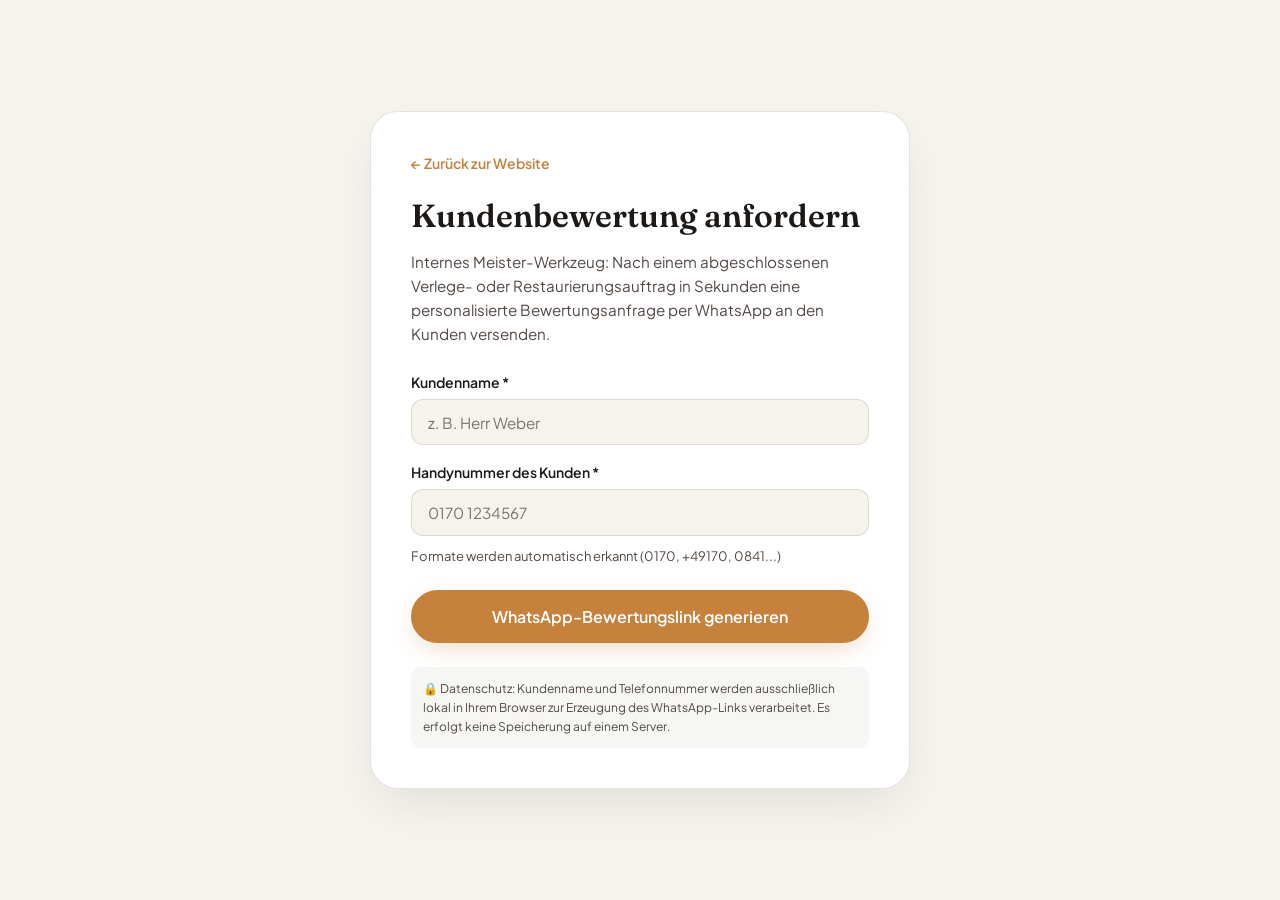
<file: bewertung.html>
<!DOCTYPE html>
<html lang="de" data-theme="light">
<head>
  <meta charset="UTF-8">
  <meta name="viewport" content="width=device-width, initial-scale=1.0">
  <title>Bewertungs-Tool – Bodenpark Engelhardt</title>
  <meta name="robots" content="noindex, nofollow">
  <link rel="icon" type="image/svg+xml" href="favicon.svg">
  <link rel="stylesheet" href="style.css">
  <link href="https://fonts.googleapis.com/css2?family=Fraunces:wght@600;700&family=Plus+Jakarta+Sans:wght@400;500;600;700&display=swap" rel="stylesheet">
</head>
<body>
  <main class="bewertung-container">
    <div class="bewertung-card">
      <div style="display:flex;align-items:center;gap:0.75rem;margin-bottom:var(--sp-4)">
        <a href="/" style="text-decoration:none;color:var(--sc-accent);font-weight:600;font-size:0.875rem">
          &larr; Zurück zur Website
        </a>
      </div>

      <h1>Kundenbewertung anfordern</h1>
      <p class="bewertung-subtitle">
        Internes Meister-Werkzeug: Nach einem abgeschlossenen Verlege- oder Restaurierungsauftrag in Sekunden eine personalisierte Bewertungsanfrage per WhatsApp an den Kunden versenden.
      </p>

      <form id="bewertungForm">
        <div class="form-field">
          <label for="bKundenname">Kundenname *</label>
          <input type="text" id="bKundenname" name="kundenname" class="form-input"
                 placeholder="z. B. Herr Weber" required autocomplete="name">
        </div>

        <div class="form-field" style="margin-top:var(--sp-4)">
          <label for="bTelefon">Handynummer des Kunden *</label>
          <input type="tel" id="bTelefon" name="telefon" class="form-input"
                 placeholder="0170 1234567" required autocomplete="tel" inputmode="tel">
          <small style="color:var(--sc-ink-muted);font-size:.8125rem;margin-top:.25rem;display:block">
            Formate werden automatisch erkannt (0170, +49170, 0841...)
          </small>
        </div>

        <div style="margin-top:var(--sp-6)">
          <button type="submit" class="btn-cta" style="width:100%">
            WhatsApp-Bewertungslink generieren
          </button>
        </div>
      </form>

      <!-- Ergebnis-Bereich -->
      <div id="bewertungResult" class="bewertung-result">
        <p style="font-weight:600;color:var(--sc-ink);margin:0 0 var(--sp-3)">
          Ihre personalisierte Meister-Nachricht ist bereit:
        </p>
        <div class="bewertung-actions">
          <a id="bewertungWaLink" href="#" target="_blank" rel="noopener noreferrer" class="btn-cta">
            In WhatsApp öffnen
          </a>
          <button type="button" id="bewertungCopyBtn" class="btn-secondary">
            Link kopieren
          </button>
        </div>
      </div>

      <!-- DSGVO-Hinweis -->
      <div class="bewertung-dsgvo">
        🔒 Datenschutz: Kundenname und Telefonnummer werden ausschließlich lokal in Ihrem Browser zur Erzeugung des WhatsApp-Links verarbeitet. Es erfolgt keine Speicherung auf einem Server.
      </div>
    </div>
  </main>
  <script src="assets/js/bewertung.js" defer></script>
</body>
</html>
</file>
<file: style.css>
/* ================================================================
   BODENPARK ENGELHARDT – DESIGN SYSTEM & STYLESHEET
   Meisterbetrieb für Parkett & Naturböden · Ingolstadt
   Awwwards & Agency Level · Mobile-First Guaranteed (375px–1440px)
   ================================================================ */

/* === CSS CUSTOM PROPERTIES (DNA-PALETTE) === */
:root {
  /* Brand Farbtöne aus der regionalen Geologie & Werkstoffkunde */
  --sc-canvas: #F6F3ED;        /* Altmühltaler Jurakalk-Weiß */
  --sc-surface: #FFFFFF;       /* Reine Werkstoff-Fläche */
  --sc-surface-card: #FFFFFF;
  --sc-surface-warm: #EFECE4;  /* Abgetönter Eichenfond */
  --sc-ink: #1D1917;           /* Tief pigmentierte Räuchereiche (14.8:1 Kontrast) */
  --sc-ink-muted: #524944;     /* Getöntes Schieferbraun (6.2:1 Kontrast) */
  --sc-accent: #C6813D;        /* Kaltgepresstes Leinöl / Bernstein (WCAG AA konform) */
  --sc-accent-hover: #A8692B;  /* Bernstein abgedunkelt */
  --sc-accent-subtle: rgba(198, 129, 61, 0.12);
  --sc-steel: #383E42;         /* Gehärteter Werkzeugstahl */
  --sc-border: rgba(29, 25, 23, 0.12); /* 1px-Schattenfugenlinie */
  --sc-border-strong: rgba(29, 25, 23, 0.24);

  /* Typografie */
  --font-display: 'Fraunces', Georgia, serif;
  --font-body: 'Plus Jakarta Sans', system-ui, -apple-system, sans-serif;

  /* Fluid Type Scale (clamp - Mobile First) */
  --text-hero: clamp(2.0rem, 5.5vw + 0.5rem, 5.5rem);
  --text-h2: clamp(1.85rem, 4vw, 3.25rem);
  --text-h3: clamp(1.2rem, 2.2vw, 1.75rem);
  --text-body: clamp(0.9375rem, 0.9rem + 0.2vw, 1.0625rem);
  --text-small: clamp(0.8125rem, 0.8rem + 0.05vw, 0.875rem);

  /* Spacing Rhythmus (4px Basis) */
  --sp-1: 0.25rem;
  --sp-2: 0.5rem;
  --sp-3: 0.75rem;
  --sp-4: 1rem;
  --sp-6: 1.5rem;
  --sp-8: 2rem;
  --sp-12: 3rem;
  --sp-16: 4rem;
  --sp-24: 6rem;
  --sp-32: 8rem;

  /* Emil Kowalski Craft Motion Tokens */
  --ease-out-expo: cubic-bezier(0.16, 1, 0.3, 1);
  --ease-out-spring: cubic-bezier(0.34, 1.56, 0.64, 1);
  --duration-micro: 180ms;
  --duration-ui: 240ms;
}

/* === RESET & BOX MODEL === */
html {
  box-sizing: border-box;
  scroll-behavior: auto !important; /* Lenis-Synchronisation (kein stotternder Konflikt!) */
  font-size: 16px;
  -webkit-font-smoothing: antialiased;
  -moz-osx-font-smoothing: grayscale;
}

*, *::before, *::after {
  box-sizing: inherit;
}

body {
  margin: 0;
  padding: 0;
  background-color: var(--sc-canvas);
  color: var(--sc-ink);
  font-family: var(--font-body);
  font-size: var(--text-body);
  line-height: 1.6;
  overflow-x: hidden;
  position: relative;
}

main {
  overflow-x: clip; /* Horizontales Ausbrechen physikalisch unterbunden */
}

/* === NATIVE PERFORMANCE OPTIMIERUNG (content-visibility) === */
section:not(#hero) {
  content-visibility: auto;
  contain-intrinsic-size: auto 650px;
}

/* === BILDER & MEDIEN === */
img, svg {
  max-width: 100%;
  height: auto;
  display: block;
}

/* === TYPOGRAFIE & HEADLINES (clamp mit vw - HARTER GUARD) === */
h1, h2, h3, h4 {
  font-family: var(--font-display);
  font-weight: 600;
  color: var(--sc-ink);
  margin-top: 0;
  text-wrap: balance;
}

.statement-headline, .hero-title, h1.fluid-display {
  font-size: clamp(1.85rem, 5vw + 0.5rem, 5.2rem);
  line-height: 1.05;
  letter-spacing: -0.03em;
  word-break: break-word;
  overflow-wrap: break-word;
  color: var(--sc-ink);
}

@media (min-width: 1024px) {
  .statement-headline, .hero-title, h1.fluid-display {
    font-size: clamp(3.4rem, 6.5vw, 6.2rem);
    line-height: 1.02;
  }
}

.section-eyebrow, .hero-eyebrow {
  font-family: var(--font-body);
  font-size: 0.75rem;
  letter-spacing: 0.2em;
  font-weight: 700;
  text-transform: uppercase;
  color: var(--sc-accent);
  margin-bottom: var(--sp-2);
  display: inline-block;
}

.section-title {
  font-size: var(--text-h2);
  line-height: 1.12;
  letter-spacing: -0.02em;
  margin-bottom: var(--sp-4);
}

.section-subtitle {
  font-size: clamp(1rem, 1.2vw, 1.2rem);
  color: var(--sc-ink-muted);
  max-width: 65ch;
  margin: 0 auto var(--sp-8);
}

p {
  margin-top: 0;
  margin-bottom: var(--sp-4);
  max-width: 65ch;
}

/* === VERCEL GUIDELINES: FOCUS-VISIBLE === */
:focus-visible {
  outline: 2px solid var(--sc-accent) !important;
  outline-offset: 3px !important;
  border-radius: 4px;
}

/* === SKIP-LINK (WCAG 2.4.1) === */
.skip-link {
  position: absolute;
  top: -100px;
  left: 1rem;
  background: var(--sc-ink);
  color: #fff;
  padding: 0.75rem 1.25rem;
  border-radius: 0.5rem;
  z-index: 9999;
  font-weight: 600;
  text-decoration: none;
  transition: top var(--duration-micro) var(--ease-out-expo);
}
.skip-link:focus {
  top: 1rem;
}

/* === FULL-CANVAS CONTAINER (max-width 1440px) === */
.container {
  width: 100%;
  max-width: 1440px;
  margin-left: auto;
  margin-right: auto;
  padding-left: clamp(1.25rem, 3.5vw, 3.5rem);
  padding-right: clamp(1.25rem, 3.5vw, 3.5rem);
}

/* === DIE SCHATTENFUGE (1px-Rasterung) === */
.schattenfuge-divider {
  width: 100%;
  height: 1px;
  background: var(--sc-border);
  transform-origin: left center;
  margin: var(--sp-12) 0;
}

/* === SITE HEADER & NAVIGATION (ANTI-COLLAPSE) === */
.site-header {
  position: fixed;
  top: 0;
  left: 0;
  width: 100%;
  z-index: 1000;
  background: rgba(246, 243, 237, 0.88);
  backdrop-filter: blur(16px);
  -webkit-backdrop-filter: blur(16px);
  border-bottom: 1px solid var(--sc-border);
  transition: background-color var(--duration-ui) ease, box-shadow var(--duration-ui) ease;
}

.site-header.scrolled {
  background: rgba(246, 243, 237, 0.96);
  box-shadow: 0 4px 20px -4px rgba(29, 25, 23, 0.08);
}

.header-container {
  display: flex;
  align-items: center;
  justify-content: space-between;
  height: 76px;
  gap: var(--sp-4);
}

.brand-signet {
  display: flex;
  align-items: center;
  gap: 0.75rem;
  text-decoration: none;
  color: var(--sc-ink);
  flex-shrink: 0;
}

.brand-crest {
  display: flex;
  align-items: center;
  justify-content: center;
  width: 42px;
  height: 42px;
  border-radius: 10px;
  background: var(--sc-surface);
  border: 1px solid var(--sc-border);
  box-shadow: 0 2px 8px -2px rgba(29, 25, 23, 0.1);
}

.brand-text {
  display: flex;
  flex-direction: column;
}

.brand-name {
  font-family: var(--font-display);
  font-weight: 700;
  font-size: 1.125rem;
  letter-spacing: -0.02em;
  line-height: 1.15;
}

.brand-tag {
  font-size: 0.75rem;
  color: var(--sc-accent);
  font-weight: 600;
  letter-spacing: 0.04em;
  text-transform: uppercase;
}

.desktop-nav {
  display: none;
}

.nav-links {
  display: flex;
  align-items: center;
  gap: var(--sp-6);
  list-style: none;
  margin: 0;
  padding: 0;
  white-space: nowrap;
}

.nav-links a {
  text-decoration: none;
  color: var(--sc-ink);
  font-size: 0.9375rem;
  font-weight: 500;
  position: relative;
  padding-bottom: 4px;
  transition: color var(--duration-micro) ease;
}

.nav-links a::after {
  content: '';
  position: absolute;
  bottom: 0;
  left: 50%;
  width: 0;
  height: 2px;
  background: var(--sc-accent);
  transition: width var(--duration-ui) var(--ease-out-expo), left var(--duration-ui) var(--ease-out-expo);
  border-radius: 2px;
}

@media (hover: hover) and (pointer: fine) {
  .nav-links a:hover {
    color: var(--sc-accent);
  }
  .nav-links a:hover::after {
    width: 100%;
    left: 0;
  }
}

.header-actions {
  display: flex;
  align-items: center;
  gap: var(--sp-3);
  flex-shrink: 0;
}

.btn-header-cta {
  display: none;
  align-items: center;
  gap: 0.5rem;
  background: var(--sc-ink);
  color: #fff;
  text-decoration: none;
  font-size: 0.875rem;
  font-weight: 600;
  padding: 0.6rem 1.15rem;
  border-radius: 9999px;
  transition: background-color var(--duration-micro) ease, transform var(--duration-micro) var(--ease-out-expo);
}

.btn-header-cta:hover {
  background: var(--sc-accent);
  transform: translateY(-1px);
}

/* Breakpoint 1024px für Header-Safety */
@media (min-width: 1024px) {
  .desktop-nav { display: block; }
  .btn-header-cta { display: inline-flex; }
  .hamburger { display: none; }
}

/* Hamburger Button */
.hamburger {
  display: flex;
  flex-direction: column;
  justify-content: center;
  gap: 6px;
  width: 44px;
  height: 44px;
  background: transparent;
  border: 1px solid var(--sc-border);
  border-radius: 8px;
  padding: 10px;
  cursor: pointer;
  z-index: 1001;
}

.hamburger-bar {
  width: 100%;
  height: 2px;
  background-color: var(--sc-ink);
  border-radius: 2px;
  transition: transform var(--duration-ui) var(--ease-out-expo), opacity var(--duration-micro) ease;
}

/* Mobile Menu */
.mobile-menu {
  position: fixed;
  top: 0;
  left: 0;
  width: 100%;
  height: 100dvh;
  background: var(--sc-canvas);
  z-index: 999;
  padding: 6rem 1.5rem 2rem;
  display: none;
  flex-direction: column;
  justify-content: space-between;
  overflow-y: auto;
}

.mobile-menu.is-open {
  display: flex;
}

.mobile-badge {
  display: inline-block;
  font-size: 0.75rem;
  font-weight: 700;
  letter-spacing: 0.12em;
  text-transform: uppercase;
  color: var(--sc-accent);
  padding: 0.35rem 0.75rem;
  background: var(--sc-surface);
  border: 1px solid var(--sc-border);
  border-radius: 9999px;
  margin-bottom: var(--sp-4);
}

.mobile-nav-links {
  list-style: none;
  margin: 0;
  padding: 0;
  display: flex;
  flex-direction: column;
  gap: var(--sp-3);
}

.mobile-nav-item {
  font-family: var(--font-display);
  font-size: 1.5rem;
  font-weight: 600;
  color: var(--sc-ink);
  text-decoration: none;
  display: block;
  padding: 0.5rem 0;
  border-bottom: 1px solid var(--sc-border);
}

.mobile-menu-footer {
  margin-top: var(--sp-6);
  padding-top: var(--sp-4);
  border-top: 1px solid var(--sc-border);
}

.mobile-tel-link {
  font-size: 1.25rem;
  font-weight: 700;
  color: var(--sc-accent);
  text-decoration: none;
  display: block;
  margin-top: 0.25rem;
}

/* === BUTTONS & CTAs === */
.btn-cta, .btn-primary, .btn-secondary {
  display: inline-flex;
  align-items: center;
  justify-content: center;
  gap: 0.6rem;
  font-family: var(--font-body);
  font-weight: 600;
  font-size: 1rem;
  padding: 0.85rem 1.75rem;
  border-radius: 9999px;
  text-decoration: none;
  cursor: pointer;
  max-width: 100%;
  white-space: normal;
  word-break: break-word;
  min-height: 48px;
  transition: transform var(--duration-micro) var(--ease-out-expo),
              background-color var(--duration-micro) ease,
              border-color var(--duration-micro) ease,
              box-shadow var(--duration-micro) var(--ease-out-expo);
}

.btn-primary, .btn-cta {
  background: var(--sc-accent);
  color: #FFFFFF;
  border: 2px solid var(--sc-accent);
  box-shadow: 0 8px 24px -6px rgba(198, 129, 61, 0.35);
}

.btn-secondary {
  background: transparent;
  color: var(--sc-ink);
  border: 2px solid var(--sc-border-strong);
}

@media (hover: hover) and (pointer: fine) {
  .btn-primary:hover, .btn-cta:hover {
    background: var(--sc-accent-hover);
    border-color: var(--sc-accent-hover);
    transform: translateY(-2px);
    box-shadow: 0 12px 28px -6px rgba(198, 129, 61, 0.45);
  }
  .btn-secondary:hover {
    border-color: var(--sc-ink);
    background: rgba(29, 25, 23, 0.04);
    transform: translateY(-2px);
  }
}

.btn-primary:active, .btn-secondary:active, .btn-cta:active {
  transform: scale(0.98);
}

/* === HERO SECTION (ASYMMETRISCHER 7:5-FUGENSCHNITT) === */
.hero-section {
  padding-top: calc(76px + clamp(2.5rem, 6vw, 5rem));
  padding-bottom: clamp(2.5rem, 5vw, 4rem);
  position: relative;
}

.hero-container {
  display: grid;
  grid-template-columns: 1fr;
  gap: var(--sp-8);
  align-items: center;
}

@media (min-width: 1024px) {
  .hero-container {
    grid-template-columns: 1.25fr 0.95fr; /* 7:5 Rhythmus */
    gap: var(--sp-12);
  }
}

.hero-meta-badge {
  display: inline-flex;
  align-items: center;
  gap: 0.5rem;
  background: var(--sc-surface);
  border: 1px solid var(--sc-border);
  padding: 0.4rem 0.9rem;
  border-radius: 9999px;
  box-shadow: 0 2px 8px -2px rgba(29, 25, 23, 0.06);
  margin-bottom: var(--sp-3);
}

.gold-seal {
  color: #DE9B53;
  font-size: 1rem;
}

.hero-greeting {
  font-size: 0.9375rem;
  font-weight: 600;
  color: var(--sc-ink-muted);
  margin-bottom: var(--sp-2);
}

.hero-subline {
  font-size: clamp(1.05rem, 1.3vw, 1.25rem);
  color: var(--sc-ink-muted);
  line-height: 1.6;
  margin-top: var(--sp-4);
  margin-bottom: var(--sp-8);
}

.hero-cta-group {
  display: flex;
  flex-wrap: wrap;
  gap: var(--sp-4);
  margin-bottom: var(--sp-8);
}

.hero-proof-bar {
  display: flex;
  flex-wrap: wrap;
  align-items: center;
  gap: var(--sp-4);
  padding-top: var(--sp-6);
  border-top: 1px solid var(--sc-border);
}

.proof-item {
  display: flex;
  flex-direction: column;
}

.stars-row {
  display: flex;
  align-items: center;
  gap: 2px;
  color: #DE9B53;
  font-size: 1.1rem;
}

.rating-val {
  font-weight: 700;
  color: var(--sc-ink);
  font-size: 0.95rem;
  margin-left: 0.35rem;
}

.proof-highlight {
  font-family: var(--font-display);
  font-weight: 700;
  font-size: 1rem;
  color: var(--sc-ink);
}

.proof-label {
  font-size: 0.75rem;
  color: var(--sc-ink-muted);
}

.proof-divider {
  width: 1px;
  height: 28px;
  background: var(--sc-border);
  display: none;
}

@media (min-width: 640px) {
  .proof-divider { display: block; }
}

/* Hero Visual Column & 3D Stage */
.haptik-hero-card {
  position: relative;
  border-radius: 1.75rem;
  background: var(--sc-surface);
  border: 1px solid var(--sc-border);
  padding: 0.75rem;
  box-shadow: 0 24px 60px -16px rgba(29, 25, 23, 0.14);
  transform-style: preserve-3d;
}

.hero-image-wrap {
  position: relative;
  border-radius: 1.25rem;
  overflow: hidden;
  aspect-ratio: 4/3;
}

.hero-cover-img {
  width: 100%;
  height: 100%;
  object-fit: cover;
  transition: transform 0.6s var(--ease-out-expo);
}

.hero-image-scrim {
  position: absolute;
  inset: 0;
  background: linear-gradient(180deg, rgba(29,25,23,0) 60%, rgba(29,25,23,0.45) 100%);
  pointer-events: none;
}

.haptik-spec-badge {
  position: absolute;
  bottom: 1.5rem;
  left: 1.5rem;
  right: 1.5rem;
  background: rgba(255, 255, 255, 0.92);
  backdrop-filter: blur(12px);
  -webkit-backdrop-filter: blur(12px);
  border: 1px solid var(--sc-border);
  border-radius: 1rem;
  padding: 0.85rem 1.15rem;
  display: flex;
  flex-direction: column;
  gap: 0.3rem;
  box-shadow: 0 10px 30px -6px rgba(0,0,0,0.12);
  transform: translateZ(35px);
}

.spec-row {
  display: flex;
  justify-content: space-between;
  font-size: 0.75rem;
}

.spec-label {
  font-weight: 700;
  color: var(--sc-steel);
  letter-spacing: 0.05em;
}

.spec-val {
  color: var(--sc-ink);
  font-weight: 600;
}

.hero-origin-stamp {
  position: absolute;
  top: -1.5rem;
  right: -1.5rem;
  width: 90px;
  height: 90px;
  background: var(--sc-surface);
  border: 1px solid var(--sc-border);
  border-radius: 50%;
  display: flex;
  align-items: center;
  justify-content: center;
  box-shadow: 0 8px 24px -4px rgba(29, 25, 23, 0.15);
  transform: translateZ(45px);
}

.rotating-seal {
  width: 100%;
  height: 100%;
  animation: spin-slow 24s linear infinite;
}

@keyframes spin-slow {
  from { transform: rotate(0deg); }
  to { transform: rotate(360deg); }
}

.seal-center-initials {
  position: absolute;
  font-family: var(--font-display);
  font-weight: 700;
  font-size: 0.95rem;
  color: var(--sc-accent);
}

/* === SUBSTANZ & MANIFEST SECTION === */
.substanz-section {
  padding: var(--sp-12) 0;
}

.text-center {
  text-align: center;
}

.manifest-scrub-container {
  max-width: 960px;
  margin: var(--sp-8) auto var(--sp-12);
  text-align: center;
}

.manifest-scrub-text {
  font-family: var(--font-display);
  font-size: clamp(1.35rem, 2.5vw, 2.35rem);
  line-height: 1.4;
  letter-spacing: -0.015em;
  color: var(--sc-ink);
}

.text-scrub-word {
  opacity: 0.22;
  transition: opacity 0.15s ease-out;
}

.text-scrub-word.is-revealed {
  opacity: 1.0;
}

/* 4-Spalten Stat Grid (Full Canvas) */
.grid-4-col {
  display: grid;
  grid-template-columns: 1fr;
  gap: var(--sp-6);
  width: 100%;
}

@media (min-width: 640px) {
  .grid-4-col { grid-template-columns: repeat(2, 1fr); }
}

@media (min-width: 1024px) {
  .grid-4-col { grid-template-columns: repeat(4, 1fr); gap: var(--sp-8); }
}

.stat-card {
  background: var(--sc-surface);
  border: 1px solid var(--sc-border);
  border-radius: 1.25rem;
  padding: var(--sp-6);
  display: flex;
  flex-direction: column;
  box-shadow: 0 4px 16px -4px rgba(29, 25, 23, 0.05);
}

.stat-num {
  font-family: var(--font-display);
  font-weight: 700;
  font-size: clamp(2.2rem, 3.5vw, 3.2rem);
  color: var(--sc-accent);
  line-height: 1.1;
  margin-bottom: var(--sp-2);
}

.stat-title {
  font-size: 1.05rem;
  color: var(--sc-ink);
  margin-bottom: var(--sp-2);
}

.stat-desc {
  font-size: 0.875rem;
  color: var(--sc-ink-muted);
  margin: 0;
}

/* === WERKSTOFF-TAFELN (ARCHITEKTONISCHE BÄNDER) === */
.werkstoffe-section {
  padding: var(--sp-12) 0;
}

.section-intro {
  display: grid;
  grid-template-columns: 1fr;
  gap: var(--sp-6);
  margin-bottom: var(--sp-12);
}

@media (min-width: 900px) {
  .section-intro {
    grid-template-columns: 1.2fr 0.8fr;
    align-items: flex-end;
  }
}

.intro-right {
  font-size: 1.05rem;
  color: var(--sc-ink-muted);
  margin: 0;
}

.werkstoff-bands {
  display: flex;
  flex-direction: column;
  gap: var(--sp-6);
}

.werkstoff-band {
  background: var(--sc-surface);
  border: 1px solid var(--sc-border);
  border-radius: 1.5rem;
  overflow: hidden;
  box-shadow: 0 8px 30px -10px rgba(29, 25, 23, 0.06);
  transition: transform var(--duration-ui) var(--ease-out-expo), box-shadow var(--duration-ui) ease;
}

@media (hover: hover) and (pointer: fine) {
  .werkstoff-band:hover {
    transform: translateY(-3px);
    box-shadow: 0 16px 40px -12px rgba(29, 25, 23, 0.12);
  }
}

.werkstoff-grid {
  display: grid;
  grid-template-columns: 1fr;
}

@media (min-width: 860px) {
  .werkstoff-grid {
    grid-template-columns: 1.4fr 0.8fr;
  }
}

.werkstoff-meta {
  padding: clamp(1.5rem, 4vw, 3rem);
}

.werkstoff-index {
  font-size: 0.75rem;
  font-weight: 700;
  letter-spacing: 0.15em;
  color: var(--sc-accent);
  display: block;
  margin-bottom: var(--sp-2);
}

.werkstoff-name {
  font-size: clamp(1.4rem, 2.5vw, 2.2rem);
  line-height: 1.2;
  margin-bottom: var(--sp-3);
}

.werkstoff-lead {
  font-size: 1rem;
  color: var(--sc-ink-muted);
  margin-bottom: var(--sp-6);
}

.spec-matrix {
  display: grid;
  grid-template-columns: 1fr;
  gap: var(--sp-3);
  background: var(--sc-canvas);
  border: 1px solid var(--sc-border);
  border-radius: 1rem;
  padding: var(--sp-4);
}

@media (min-width: 520px) {
  .spec-matrix {
    grid-template-columns: repeat(2, 1fr);
  }
}

.spec-cell {
  display: flex;
  flex-direction: column;
}

.spec-k {
  font-size: 0.75rem;
  color: var(--sc-steel);
  font-weight: 600;
}

.spec-v {
  font-size: 0.875rem;
  color: var(--sc-ink);
  font-weight: 600;
}

.werkstoff-visual {
  position: relative;
  background: #EFECE4;
  min-height: 240px;
  overflow: hidden;
}

.werkstoff-badge-float {
  position: absolute;
  top: 1rem;
  right: 1rem;
  background: rgba(29, 25, 23, 0.85);
  color: #FFFFFF;
  font-size: 0.75rem;
  font-weight: 600;
  padding: 0.35rem 0.85rem;
  border-radius: 9999px;
  z-index: 2;
}

.werkstoff-texture-preview {
  width: 100%;
  height: 100%;
  min-height: 240px;
}

/* CSS-Texturen für Werkstoff-Vorschauen */
.oak-texture {
  background: linear-gradient(135deg, #DE9B53 0%, #C6813D 45%, #9E5B1D 100%);
  background-image: repeating-linear-gradient(45deg, rgba(255,255,255,0.06) 0px, rgba(255,255,255,0.06) 2px, transparent 2px, transparent 18px);
}

.chevron-texture {
  background: linear-gradient(135deg, #3D2D24 0%, #241A15 50%, #150F0D 100%);
  background-image: repeating-linear-gradient(-45deg, rgba(198,129,61,0.15) 0px, rgba(198,129,61,0.15) 2px, transparent 2px, transparent 16px);
}

.design-texture {
  background: linear-gradient(135deg, #D6D0C5 0%, #BFB8AB 50%, #A39B8B 100%);
  background-image: radial-gradient(rgba(0,0,0,0.08) 1px, transparent 1px);
  background-size: 12px 12px;
}

/* === RESTAURIERUNGS-ENTHÜLLUNG (BEFORE/AFTER SLIDER) === */
.restaurierung-section {
  padding: var(--sp-12) 0;
}

.before-after-container {
  position: relative;
  width: 100%;
  aspect-ratio: 16/9;
  border-radius: 1.5rem;
  overflow: hidden;
  box-shadow: 0 20px 60px -15px rgba(29, 25, 23, 0.2);
  border: 1px solid var(--sc-border);
  touch-action: pan-y;
  user-select: none;
  margin-top: var(--sp-8);
  margin-bottom: var(--sp-8);
}

@media (max-width: 640px) {
  .before-after-container {
    aspect-ratio: 4/3;
  }
}

.before-image-wrap, .after-image-wrap {
  position: absolute;
  top: 0;
  left: 0;
  width: 100%;
  height: 100%;
}

.after-image-wrap {
  clip-path: inset(0 50% 0 0);
  transition: none;
}

.ba-img {
  width: 100%;
  height: 100%;
  object-fit: cover;
  pointer-events: none;
}

.ba-badge {
  position: absolute;
  bottom: 1.25rem;
  padding: 0.45rem 1rem;
  border-radius: 9999px;
  font-size: 0.8125rem;
  font-weight: 600;
  backdrop-filter: blur(8px);
  -webkit-backdrop-filter: blur(8px);
}

.before-badge {
  left: 1.25rem;
  background: rgba(29, 25, 23, 0.85);
  color: #fff;
}

.after-badge {
  right: 1.25rem;
  background: rgba(198, 129, 61, 0.92);
  color: #fff;
}

.before-after-handle {
  position: absolute;
  top: 0;
  bottom: 0;
  width: 4px;
  background: #FFFFFF;
  cursor: ew-resize;
  z-index: 10;
  box-shadow: 0 0 16px rgba(0,0,0,0.4);
}

.handle-pill {
  position: absolute;
  top: 50%;
  left: 50%;
  transform: translate(-50%, -50%);
  width: 44px;
  height: 44px;
  background: #FFFFFF;
  border-radius: 50%;
  display: flex;
  align-items: center;
  justify-content: center;
  box-shadow: 0 4px 16px rgba(0,0,0,0.3);
  color: var(--sc-ink);
}

.restaurierung-benefits-grid {
  display: grid;
  grid-template-columns: 1fr;
  gap: var(--sp-6);
  margin-top: var(--sp-8);
}

@media (min-width: 768px) {
  .restaurierung-benefits-grid {
    grid-template-columns: repeat(3, 1fr);
  }
}

.r-benefit-card {
  background: var(--sc-surface);
  border: 1px solid var(--sc-border);
  border-radius: 1.25rem;
  padding: var(--sp-6);
}

.benefit-icon {
  margin-bottom: var(--sp-3);
}

.r-benefit-card h4 {
  font-size: 1.15rem;
  margin-bottom: var(--sp-2);
}

.r-benefit-card p {
  font-size: 0.875rem;
  color: var(--sc-ink-muted);
  margin: 0;
}

/* === SIGNATURE FEATURE: HAPTIK-TISCH & LICHTSIMULATOR === */
.haptiktisch-section {
  padding: var(--sp-12) 0;
  background: var(--sc-surface-warm);
  border-top: 1px solid var(--sc-border);
  border-bottom: 1px solid var(--sc-border);
}

.simulator-wrapper {
  display: grid;
  grid-template-columns: 1fr;
  gap: var(--sp-8);
  margin-top: var(--sp-8);
}

@media (min-width: 960px) {
  .simulator-wrapper {
    grid-template-columns: 1fr 1.1fr;
    align-items: center;
  }
}

.simulator-controls {
  display: flex;
  flex-direction: column;
  gap: var(--sp-6);
}

.ctrl-heading {
  font-family: var(--font-body);
  font-size: 0.95rem;
  font-weight: 700;
  color: var(--sc-ink);
  margin-bottom: var(--sp-3);
  display: block;
}

.surface-selector {
  display: flex;
  flex-direction: column;
  gap: var(--sp-3);
}

.surface-btn {
  display: flex;
  align-items: center;
  gap: 1rem;
  background: var(--sc-surface);
  border: 2px solid var(--sc-border);
  border-radius: 1rem;
  padding: 0.75rem 1rem;
  cursor: pointer;
  text-align: left;
  transition: all var(--duration-micro) var(--ease-out-expo);
  width: 100%;
}

.surface-btn.active {
  border-color: var(--sc-accent);
  background: #FFFDF9;
  box-shadow: 0 4px 16px -2px rgba(198, 129, 61, 0.2);
}

.surface-thumb {
  width: 52px;
  height: 52px;
  border-radius: 0.75rem;
  flex-shrink: 0;
}

.thumb-eiche {
  background: linear-gradient(135deg, #DE9B53, #C6813D);
}

.thumb-fischgraet {
  background: linear-gradient(135deg, #3D2D24, #1D1917);
}

.thumb-design {
  background: linear-gradient(135deg, #D6D0C5, #A39B8B);
}

.surface-info strong {
  display: block;
  font-size: 0.95rem;
  color: var(--sc-ink);
}

.surface-info small {
  font-size: 0.8rem;
  color: var(--sc-ink-muted);
}

/* Licht-Slider */
.light-ctrl-header {
  display: flex;
  justify-content: space-between;
  align-items: baseline;
  flex-wrap: wrap;
  gap: 0.5rem;
  margin-bottom: var(--sp-2);
}

.light-badge {
  font-size: 0.8125rem;
  font-weight: 700;
  color: var(--sc-accent);
}

.light-slider {
  width: 100%;
  accent-color: var(--sc-accent);
  height: 8px;
  border-radius: 4px;
  background: var(--sc-border-strong);
  outline: none;
  cursor: pointer;
}

.light-presets-bar {
  display: flex;
  justify-content: space-between;
  margin-top: 0.5rem;
}

.preset-mark {
  font-size: 0.75rem;
  color: var(--sc-ink-muted);
  text-align: center;
}

.preset-mark small {
  font-size: 0.65rem;
}

/* Musterbox-Card */
.musterbox-card {
  background: var(--sc-surface);
  border: 1px solid var(--sc-border);
  border-radius: 1.25rem;
  padding: var(--sp-6);
  box-shadow: 0 8px 24px -6px rgba(29, 25, 23, 0.08);
}

.mb-title-row {
  display: flex;
  align-items: center;
  gap: 0.5rem;
  margin-bottom: var(--sp-2);
}

.mb-summary {
  font-size: 0.9rem;
  color: var(--sc-ink-muted);
  margin-bottom: var(--sp-4);
}

.btn-musterbox {
  width: 100%;
  font-size: 0.9375rem;
  padding: 0.75rem 1rem;
}

/* Visualisierungs-Bühne */
.simulator-stage {
  position: relative;
  aspect-ratio: 4/3;
  border-radius: 1.75rem;
  overflow: hidden;
  border: 1px solid var(--sc-border);
  box-shadow: 0 24px 60px -15px rgba(29, 25, 23, 0.16);
}

.stage-surface-texture {
  position: absolute;
  inset: 0;
  background-size: cover;
  background-position: center;
  transition: all 0.5s var(--ease-out-expo);
}

.stage-light-filter {
  position: absolute;
  inset: 0;
  pointer-events: none;
  mix-blend-mode: soft-light;
  transition: all 0.4s ease;
}

.stage-info-pill {
  position: absolute;
  bottom: 1.25rem;
  left: 1.25rem;
  background: rgba(29, 25, 23, 0.85);
  color: #fff;
  padding: 0.45rem 0.9rem;
  border-radius: 9999px;
  font-size: 0.8125rem;
  display: flex;
  align-items: center;
  gap: 0.5rem;
}

.stage-kelvin-tag {
  position: absolute;
  top: 1.25rem;
  right: 1.25rem;
  background: rgba(255, 255, 255, 0.9);
  color: var(--sc-ink);
  font-weight: 700;
  font-size: 0.75rem;
  padding: 0.35rem 0.85rem;
  border-radius: 9999px;
  border: 1px solid var(--sc-border);
}

.pulse-dot {
  width: 8px;
  height: 8px;
  background: var(--sc-accent);
  border-radius: 50%;
  box-shadow: 0 0 8px var(--sc-accent);
}

/* === SHOWROOM SEKTION === */
.showroom-section {
  padding: var(--sp-12) 0;
}

.showroom-layout {
  display: grid;
  grid-template-columns: 1fr;
  gap: var(--sp-8);
  align-items: center;
}

@media (min-width: 900px) {
  .showroom-layout {
    grid-template-columns: 1.15fr 0.85fr;
    gap: var(--sp-12);
  }
}

.showroom-lead {
  font-size: 1.1rem;
  color: var(--sc-ink-muted);
  margin-bottom: var(--sp-6);
}

.showroom-feature-list {
  display: flex;
  flex-direction: column;
  gap: var(--sp-3);
  margin-bottom: var(--sp-6);
}

.s-feature-item {
  font-size: 0.95rem;
  padding-left: 1.25rem;
  position: relative;
}

.s-feature-item::before {
  content: '✓';
  position: absolute;
  left: 0;
  color: var(--sc-accent);
  font-weight: 700;
}

.showroom-hours-box {
  background: var(--sc-surface);
  border: 1px solid var(--sc-border);
  border-radius: 1.25rem;
  padding: var(--sp-6);
  box-shadow: 0 4px 16px -4px rgba(29, 25, 23, 0.05);
}

.showroom-hours-box h4 {
  font-size: 1.05rem;
  margin-bottom: var(--sp-3);
}

.showroom-hours-box p {
  font-size: 0.9rem;
  margin-bottom: var(--sp-2);
}

.showroom-actions {
  display: flex;
  gap: var(--sp-3);
  flex-wrap: wrap;
  margin-top: var(--sp-4);
}

.showroom-img-frame {
  position: relative;
  border-radius: 1.75rem;
  overflow: hidden;
  box-shadow: 0 20px 50px -12px rgba(29, 25, 23, 0.16);
  border: 1px solid var(--sc-border);
}

.showroom-img {
  width: 100%;
  height: 100%;
  object-fit: cover;
}

.showroom-caption-badge {
  position: absolute;
  bottom: 1rem;
  left: 1rem;
  right: 1rem;
  background: rgba(29, 25, 23, 0.85);
  color: #fff;
  padding: 0.5rem 1rem;
  border-radius: 9999px;
  font-size: 0.8125rem;
  text-align: center;
}

/* === KUNDENBEWERTUNGEN === */
.bewertungen-section {
  padding: var(--sp-12) 0;
}

.google-badge-pill {
  display: inline-flex;
  align-items: center;
  gap: 0.5rem;
  background: var(--sc-surface);
  border: 1px solid var(--sc-border);
  padding: 0.5rem 1.25rem;
  border-radius: 9999px;
  margin-top: var(--sp-2);
  margin-bottom: var(--sp-8);
}

.google-badge-pill .stars {
  color: #DE9B53;
  font-size: 1.1rem;
}

.grid-3-col {
  display: grid;
  grid-template-columns: 1fr;
  gap: var(--sp-6);
}

@media (min-width: 768px) {
  .grid-3-col {
    grid-template-columns: repeat(3, 1fr);
  }
}

.review-card {
  background: var(--sc-surface);
  border: 1px solid var(--sc-border);
  border-radius: 1.25rem;
  padding: var(--sp-6);
  display: flex;
  flex-direction: column;
  justify-content: space-between;
  box-shadow: 0 4px 20px -4px rgba(29, 25, 23, 0.05);
}

.review-stars {
  color: #DE9B53;
  font-size: 1.1rem;
  margin-bottom: var(--sp-3);
}

.review-text {
  font-size: 0.9375rem;
  color: var(--sc-ink);
  line-height: 1.6;
  font-style: italic;
  margin-bottom: var(--sp-4);
}

.reviewer-meta strong {
  display: block;
  font-size: 0.95rem;
  color: var(--sc-ink);
}

.reviewer-meta span {
  font-size: 0.8125rem;
  color: var(--sc-ink-muted);
}

/* === ERLEBNIS-KONTAKTPUNKT (3-SCHRITTE) === */
.experience-contact-section {
  padding: var(--sp-12) 0;
}

.experience-contact-card {
  background: var(--sc-surface);
  border: 1px solid var(--sc-border);
  border-radius: 1.75rem;
  padding: clamp(1.25rem, 4vw, 3rem);
  max-width: 840px;
  margin: var(--sp-8) auto 0;
  box-shadow: 0 16px 45px -12px rgba(29, 25, 23, 0.1);
}

.contact-step-indicator {
  display: flex;
  align-items: center;
  justify-content: space-between;
  gap: var(--sp-2);
  margin-bottom: var(--sp-8);
}

.step-badge {
  display: flex;
  align-items: center;
  gap: 0.5rem;
  background: transparent;
  border: 1px solid var(--sc-border);
  padding: 0.4rem 0.85rem;
  border-radius: 9999px;
  font-size: 0.8125rem;
  color: var(--sc-ink-muted);
  cursor: pointer;
  transition: all var(--duration-ui) var(--ease-out-expo);
}

.step-badge.active {
  background: var(--sc-accent);
  color: #FFFFFF;
  border-color: var(--sc-accent);
}

.step-num {
  width: 1.35rem;
  height: 1.35rem;
  border-radius: 50%;
  background: rgba(255, 255, 255, 0.25);
  display: inline-flex;
  align-items: center;
  justify-content: center;
  font-weight: 700;
  font-size: 0.75rem;
}

.step-badge:not(.active) .step-num {
  background: rgba(29, 25, 23, 0.08);
}

.step-line {
  flex: 1;
  height: 2px;
  background: var(--sc-border);
}

.step-panel-title {
  font-size: 1.25rem;
  margin-bottom: var(--sp-6);
  color: var(--sc-ink);
}

.option-pill-grid {
  display: grid;
  grid-template-columns: 1fr;
  gap: var(--sp-3);
  margin-bottom: var(--sp-6);
}

@media (min-width: 640px) {
  .option-pill-grid {
    grid-template-columns: repeat(3, 1fr);
  }
}

.craft-option-card {
  position: relative;
  display: flex;
  border: 2px solid var(--sc-border);
  border-radius: 1rem;
  padding: var(--sp-4);
  cursor: pointer;
  transition: all var(--duration-micro) var(--ease-out-expo);
}

.craft-option-card input {
  position: absolute;
  opacity: 0;
}

.craft-option-card:has(input:checked) {
  border-color: var(--sc-accent);
  background: rgba(198, 129, 61, 0.06);
  transform: translateY(-2px);
}

.option-title {
  font-size: 0.95rem;
  display: block;
  margin-bottom: 0.25rem;
  color: var(--sc-ink);
}

.option-desc {
  font-size: 0.8rem;
  color: var(--sc-ink-muted);
  line-height: 1.4;
  display: block;
}

.form-group-row {
  display: grid;
  grid-template-columns: 1fr;
  gap: var(--sp-4);
  margin-bottom: var(--sp-6);
}

@media (min-width: 640px) {
  .form-group-row {
    grid-template-columns: repeat(2, 1fr);
  }
}

.form-grid-inputs {
  display: grid;
  grid-template-columns: 1fr;
  gap: var(--sp-4);
  margin-bottom: var(--sp-6);
}

@media (min-width: 640px) {
  .form-grid-inputs {
    grid-template-columns: repeat(2, 1fr);
  }
  .form-field.full-width {
    grid-column: span 2;
  }
}

.form-field {
  display: flex;
  flex-direction: column;
  gap: 0.35rem;
}

.form-field label {
  font-size: 0.875rem;
  font-weight: 600;
  color: var(--sc-ink);
}

.form-input {
  width: 100%;
  padding: 0.8rem 1rem;
  border: 1px solid var(--sc-border);
  border-radius: 0.75rem;
  background: var(--sc-canvas);
  color: var(--sc-ink);
  font-family: var(--font-body);
  font-size: 0.95rem;
  transition: border-color var(--duration-micro) ease;
}

.form-input:focus {
  border-color: var(--sc-accent);
  outline: none;
}

.form-consent-check {
  margin-bottom: var(--sp-6);
}

.checkbox-label {
  display: flex;
  align-items: flex-start;
  gap: 0.75rem;
  font-size: 0.8125rem;
  color: var(--sc-ink-muted);
  cursor: pointer;
}

.checkbox-label input[type="checkbox"] {
  width: 1.15rem;
  height: 1.15rem;
  accent-color: var(--sc-accent);
  margin-top: 2px;
  flex-shrink: 0;
}

.step-nav-actions {
  display: flex;
  justify-content: flex-end;
  gap: var(--sp-4);
}

.step-nav-actions.flex-between {
  justify-content: space-between;
}

.form-status-msg {
  margin-top: var(--sp-4);
  font-weight: 600;
}

.contact-fallback-card {
  margin-top: var(--sp-6);
  padding: var(--sp-6);
  background: rgba(220, 38, 38, 0.06);
  border: 1px solid rgba(220, 38, 38, 0.2);
  border-radius: 1rem;
  text-align: center;
}

.fallback-actions {
  display: flex;
  gap: var(--sp-4);
  justify-content: center;
  flex-wrap: wrap;
  margin-top: var(--sp-4);
}

/* === STANDORT & TWO-CLICK MAPS === */
.standort-section {
  padding: var(--sp-12) 0;
}

.standort-card {
  display: grid;
  grid-template-columns: 1fr;
  gap: var(--sp-6);
  background: var(--sc-surface);
  border: 1px solid var(--sc-border);
  border-radius: 1.75rem;
  overflow: hidden;
  box-shadow: 0 16px 40px -10px rgba(29, 25, 23, 0.08);
}

@media (min-width: 900px) {
  .standort-card {
    grid-template-columns: 0.9fr 1.1fr;
  }
}

.standort-info {
  padding: clamp(1.5rem, 4vw, 3rem);
  display: flex;
  flex-direction: column;
  justify-content: center;
}

.standort-title {
  font-size: clamp(1.4rem, 2.2vw, 2rem);
  margin-bottom: var(--sp-4);
}

.standort-address {
  font-size: 1.05rem;
  margin-bottom: var(--sp-4);
}

.standort-meta {
  font-size: 0.9rem;
  color: var(--sc-ink-muted);
  margin-bottom: var(--sp-6);
}

.standort-meta a {
  color: var(--sc-accent);
  text-decoration: none;
  font-weight: 600;
}

.btn-maps-extern {
  align-self: flex-start;
}

.maps-container {
  position: relative;
  min-height: 380px;
  background: #EFECE4;
}

.maps-container iframe {
  width: 100%;
  height: 100%;
  min-height: 380px;
  display: none;
}

.maps-container.has-consent iframe {
  display: block;
}

.maps-container.has-consent .maps-consent-placeholder {
  display: none;
}

.maps-consent-placeholder {
  position: absolute;
  inset: 0;
  display: flex;
  align-items: center;
  justify-content: center;
  padding: var(--sp-6);
  text-align: center;
  background: #EFECE4;
}

.maps-placeholder-inner {
  max-width: 380px;
  display: flex;
  flex-direction: column;
  align-items: center;
  gap: var(--sp-3);
}

.maps-placeholder-inner h4 {
  font-size: 1.15rem;
  margin: 0;
}

.maps-placeholder-inner p {
  font-size: 0.85rem;
  color: var(--sc-ink-muted);
  margin: 0;
}

/* === FOOTER === */
.site-footer {
  background: var(--sc-ink);
  color: #F6F3ED;
  padding: var(--sp-16) 0 var(--sp-8);
  border-top: 1px solid rgba(255,255,255,0.1);
}

.footer-top {
  display: grid;
  grid-template-columns: 1fr;
  gap: var(--sp-8);
  margin-bottom: var(--sp-12);
}

@media (min-width: 768px) {
  .footer-top {
    grid-template-columns: 1.4fr 1fr 1fr;
  }
}

.footer-name {
  font-family: var(--font-display);
  font-size: 1.35rem;
  font-weight: 700;
  display: block;
  margin-bottom: var(--sp-3);
  color: #fff;
}

.footer-desc {
  font-size: 0.875rem;
  color: rgba(246, 243, 237, 0.7);
  max-width: 40ch;
}

.footer-links-group strong {
  display: block;
  font-size: 0.95rem;
  margin-bottom: var(--sp-3);
  color: var(--sc-accent);
}

.footer-links-group ul {
  list-style: none;
  margin: 0;
  padding: 0;
  display: flex;
  flex-direction: column;
  gap: 0.5rem;
}

.footer-links-group a {
  color: rgba(246, 243, 237, 0.8);
  text-decoration: none;
  font-size: 0.875rem;
  transition: color var(--duration-micro) ease;
}

.footer-links-group a:hover {
  color: #fff;
}

.footer-links-group p {
  font-size: 0.875rem;
  color: rgba(246, 243, 237, 0.8);
  margin-bottom: 0.5rem;
}

.footer-bottom {
  display: flex;
  flex-direction: column;
  gap: var(--sp-4);
  align-items: center;
  justify-content: space-between;
  padding-top: var(--sp-6);
  border-top: 1px solid rgba(255, 255, 255, 0.1);
  font-size: 0.8125rem;
  color: rgba(246, 243, 237, 0.6);
}

@media (min-width: 768px) {
  .footer-bottom {
    flex-direction: row;
  }
}

.legal-links {
  display: flex;
  align-items: center;
  gap: 0.5rem;
}

.legal-btn {
  background: none;
  border: none;
  color: rgba(246, 243, 237, 0.8);
  cursor: pointer;
  font-size: inherit;
  padding: 0;
  text-decoration: underline;
}

.legal-btn:hover {
  color: #fff;
}

/* === MODALS (§ 5 DDG & DSGVO) === */
.modal {
  position: fixed;
  inset: 0;
  z-index: 2000;
  display: flex;
  align-items: center;
  justify-content: center;
  padding: 1.25rem;
}

.modal[hidden] {
  display: none;
}

.modal-backdrop {
  position: absolute;
  inset: 0;
  background: rgba(29, 25, 23, 0.7);
  backdrop-filter: blur(8px);
  -webkit-backdrop-filter: blur(8px);
}

.modal-content {
  position: relative;
  background: var(--sc-surface);
  border-radius: 1.5rem;
  padding: clamp(1.5rem, 4vw, 3rem);
  max-width: 720px;
  width: 100%;
  max-height: 85dvh;
  overflow-y: auto;
  box-shadow: 0 25px 60px -15px rgba(0,0,0,0.3);
  border: 1px solid var(--sc-border);
  z-index: 1;
}

.modal-close {
  position: absolute;
  top: 1.25rem;
  right: 1.25rem;
  background: var(--sc-canvas);
  border: 1px solid var(--sc-border);
  width: 36px;
  height: 36px;
  border-radius: 50%;
  cursor: pointer;
  display: flex;
  align-items: center;
  justify-content: center;
  font-size: 1.1rem;
  color: var(--sc-ink);
  transition: background-color var(--duration-micro) ease;
}

.modal-close:hover {
  background: var(--sc-border);
}

.modal-content h2 {
  font-size: 1.75rem;
  margin-bottom: var(--sp-2);
}

.modal-content h3 {
  font-size: 1.15rem;
  margin-top: var(--sp-6);
  margin-bottom: var(--sp-2);
}

.modal-content p {
  font-size: 0.9rem;
  color: var(--sc-ink-muted);
  line-height: 1.6;
}

/* === DSGVO CONSENT BANNER === */
.consent-banner {
  position: fixed;
  bottom: 1.25rem;
  left: 1.25rem;
  right: 1.25rem;
  max-width: 600px;
  margin: 0 auto;
  background: var(--sc-surface);
  border: 1px solid var(--sc-border);
  border-radius: 1.25rem;
  padding: 1.25rem 1.5rem;
  box-shadow: 0 16px 40px -10px rgba(0,0,0,0.18);
  z-index: 1500;
}

.consent-inner {
  display: flex;
  flex-direction: column;
  gap: var(--sp-3);
}

.consent-text p {
  font-size: 0.85rem;
  color: var(--sc-ink);
  margin: 0;
}

.consent-link-btn {
  background: none;
  border: none;
  color: var(--sc-accent);
  text-decoration: underline;
  cursor: pointer;
  padding: 0;
  font-size: inherit;
}

.consent-actions {
  display: flex;
  gap: var(--sp-3);
  justify-content: flex-end;
}

.btn-consent-accept {
  background: var(--sc-accent);
  color: #fff;
  border: none;
  border-radius: 9999px;
  padding: 0.5rem 1.1rem;
  font-weight: 600;
  font-size: 0.85rem;
  cursor: pointer;
}

.btn-consent-reject {
  background: transparent;
  color: var(--sc-ink);
  border: 1px solid var(--sc-border-strong);
  border-radius: 9999px;
  padding: 0.5rem 1.1rem;
  font-weight: 600;
  font-size: 0.85rem;
  cursor: pointer;
}

/* === WHATSAPP WIDGET === */
.whatsapp-widget {
  position: fixed;
  bottom: 1.25rem;
  right: 1.25rem;
  width: 56px;
  height: 56px;
  background: #25D366;
  border-radius: 50%;
  display: flex;
  align-items: center;
  justify-content: center;
  box-shadow: 0 6px 20px rgba(37, 211, 102, 0.4);
  z-index: 990;
  text-decoration: none;
  transition: transform var(--duration-micro) var(--ease-out-spring);
}

.whatsapp-widget:hover {
  transform: scale(1.08);
}

.whatsapp-puls {
  position: absolute;
  top: 0;
  right: 0;
  width: 14px;
  height: 14px;
  background: #25D366;
  border-radius: 50%;
  animation: wa-puls 2s infinite;
}

@keyframes wa-puls {
  0% { transform: scale(1); opacity: 1; }
  100% { transform: scale(2.2); opacity: 0; }
}

/* ================================================================
   BAUSTEIN A – SMART CHAT-ASSISTENT CSS
   ================================================================ */
.chat-widget {
  position: fixed;
  bottom: 5.25rem;
  right: 1.25rem;
  z-index: 995;
  display: flex;
  flex-direction: column;
  align-items: flex-end;
  gap: var(--sp-2);
}

.chat-toggle-btn {
  display: flex;
  align-items: center;
  gap: 0.5rem;
  background: var(--sc-ink);
  color: #FFFFFF;
  border: none;
  border-radius: 9999px;
  padding: 0.65rem 1.15rem;
  font-family: var(--font-body);
  font-size: 0.875rem;
  font-weight: 600;
  cursor: pointer;
  box-shadow: 0 6px 20px -4px rgba(29, 25, 23, 0.3);
  position: relative;
  transition: all var(--duration-micro) var(--ease-out-expo);
}

.chat-toggle-btn:hover {
  background: var(--sc-accent);
  transform: translateY(-2px);
}

.chat-toggle-label {
  display: none;
}

@media (min-width: 480px) {
  .chat-toggle-label { display: inline; }
}

.chat-puls {
  position: absolute;
  top: -2px;
  right: -2px;
  width: 10px;
  height: 10px;
  border-radius: 50%;
  background: #22C55E;
  box-shadow: 0 0 0 0 rgba(34, 197, 94, 0.6);
  animation: chat-puls-ring 2s infinite;
}

@keyframes chat-puls-ring {
  0% { box-shadow: 0 0 0 0 rgba(34, 197, 94, 0.6); }
  70% { box-shadow: 0 0 0 8px rgba(34, 197, 94, 0); }
  100% { box-shadow: 0 0 0 0 rgba(34, 197, 94, 0); }
}

.chat-panel {
  width: min(360px, calc(100vw - 2.5rem));
  background: var(--sc-surface);
  border: 1px solid var(--sc-border);
  border-radius: 1.5rem;
  box-shadow: 0 24px 60px -12px rgba(0, 0, 0, 0.2);
  display: flex;
  flex-direction: column;
  overflow: hidden;
  max-height: min(520px, calc(100dvh - 11rem));
}

.chat-panel[hidden] {
  display: none;
}

.chat-header {
  display: flex;
  align-items: center;
  justify-content: space-between;
  padding: var(--sp-4);
  background: var(--sc-ink);
  color: #fff;
}

.chat-header-info {
  display: flex;
  align-items: center;
  gap: var(--sp-3);
}

.chat-avatar {
  width: 2.25rem;
  height: 2.25rem;
  border-radius: 50%;
  background: var(--sc-accent);
  color: #fff;
  display: flex;
  align-items: center;
  justify-content: center;
  font-weight: 700;
  font-size: 0.85rem;
}

.chat-name {
  font-weight: 600;
  font-size: 0.9375rem;
  margin: 0;
}

.chat-status {
  font-size: 0.75rem;
  opacity: 0.8;
  margin: 0;
}

.chat-close-btn {
  background: transparent;
  border: none;
  color: #fff;
  cursor: pointer;
  padding: 0.35rem;
  border-radius: 0.5rem;
}

.chat-messages {
  flex: 1;
  overflow-y: auto;
  padding: var(--sp-4);
  display: flex;
  flex-direction: column;
  gap: var(--sp-3);
}

.chat-bubble {
  max-width: 88%;
  padding: 0.65rem 0.95rem;
  border-radius: 1rem;
  font-size: 0.875rem;
  line-height: 1.45;
  word-break: break-word;
}

.chat-bubble.bot {
  background: var(--sc-canvas);
  border: 1px solid var(--sc-border);
  color: var(--sc-ink);
  border-bottom-left-radius: 0.25rem;
  align-self: flex-start;
}

.chat-bubble.user {
  background: var(--sc-accent);
  color: #fff;
  border-bottom-right-radius: 0.25rem;
  align-self: flex-end;
}

.chat-wa-btn {
  display: inline-flex;
  align-items: center;
  gap: 0.4rem;
  margin-top: 0.5rem;
  background: #25D366;
  color: #fff;
  border-radius: 0.5rem;
  padding: 0.4rem 0.85rem;
  font-size: 0.8125rem;
  font-weight: 600;
  text-decoration: none;
}

.chat-quick-actions {
  display: flex;
  flex-wrap: wrap;
  gap: 0.4rem;
  padding: 0 var(--sp-4) var(--sp-3);
}

.chat-quick-btn {
  background: transparent;
  border: 1px solid var(--sc-accent);
  color: var(--sc-accent);
  border-radius: 9999px;
  padding: 0.35rem 0.75rem;
  font-size: 0.75rem;
  cursor: pointer;
  transition: all var(--duration-micro) ease;
}

.chat-quick-btn:hover {
  background: var(--sc-accent);
  color: #fff;
}

.chat-input-form {
  display: flex;
  gap: var(--sp-2);
  padding: var(--sp-3) var(--sp-4);
  border-top: 1px solid var(--sc-border);
}

.chat-input {
  flex: 1;
  border: 1px solid var(--sc-border);
  border-radius: 0.75rem;
  padding: 0.5rem 0.75rem;
  background: var(--sc-canvas);
  color: var(--sc-ink);
  font-size: 0.875rem;
  font-family: var(--font-body);
}

.chat-send-btn {
  background: var(--sc-accent);
  color: #fff;
  border: none;
  border-radius: 0.75rem;
  width: 2.25rem;
  height: 2.25rem;
  display: flex;
  align-items: center;
  justify-content: center;
  cursor: pointer;
}

.chat-dsgvo-hint {
  font-size: 0.7rem;
  color: var(--sc-ink-muted);
  text-align: center;
  padding: 0 var(--sp-4) var(--sp-3);
  margin: 0;
}

.chat-dsgvo-link {
  background: none;
  border: none;
  color: var(--sc-accent);
  text-decoration: underline;
  cursor: pointer;
  font-size: inherit;
  padding: 0;
}

/* ================================================================
   BAUSTEIN B – BEWERTUNGS-TOOL CSS (bewertung.html)
   ================================================================ */
.bewertung-container {
  min-height: 100dvh;
  display: flex;
  align-items: center;
  justify-content: center;
  padding: clamp(1.25rem, 4vw, 3rem);
  background: var(--sc-canvas);
}

.bewertung-card {
  width: 100%;
  max-width: 540px;
  background: var(--sc-surface);
  border: 1px solid var(--sc-border);
  border-radius: 1.75rem;
  padding: clamp(1.5rem, 4vw, 2.5rem);
  box-shadow: 0 20px 50px -15px rgba(29, 25, 23, 0.12);
}

.bewertung-card h1 {
  font-size: clamp(1.5rem, 3vw, 2rem);
  margin-bottom: var(--sp-2);
}

.bewertung-subtitle {
  color: var(--sc-ink-muted);
  font-size: 0.95rem;
  margin-bottom: var(--sp-6);
}

.bewertung-result {
  margin-top: var(--sp-6);
  padding: var(--sp-4);
  background: var(--sc-canvas);
  border: 1px solid var(--sc-border);
  border-radius: 1rem;
  display: none;
}

.bewertung-result.is-visible {
  display: block;
}

.bewertung-actions {
  display: flex;
  gap: var(--sp-3);
  flex-wrap: wrap;
  margin-top: var(--sp-4);
}

.bewertung-dsgvo {
  font-size: 0.75rem;
  color: var(--sc-ink-muted);
  margin-top: var(--sp-6);
  padding: var(--sp-3);
  background: rgba(29, 25, 23, 0.04);
  border-radius: 0.625rem;
}

/* === REDUCED MOTION (PFLICHT) === */
@media (prefers-reduced-motion: reduce) {
  *, *::before, *::after {
    animation-duration: 0.01ms !important;
    animation-iteration-count: 1 !important;
    transition-duration: 0.01ms !important;
  }
}
</file>
